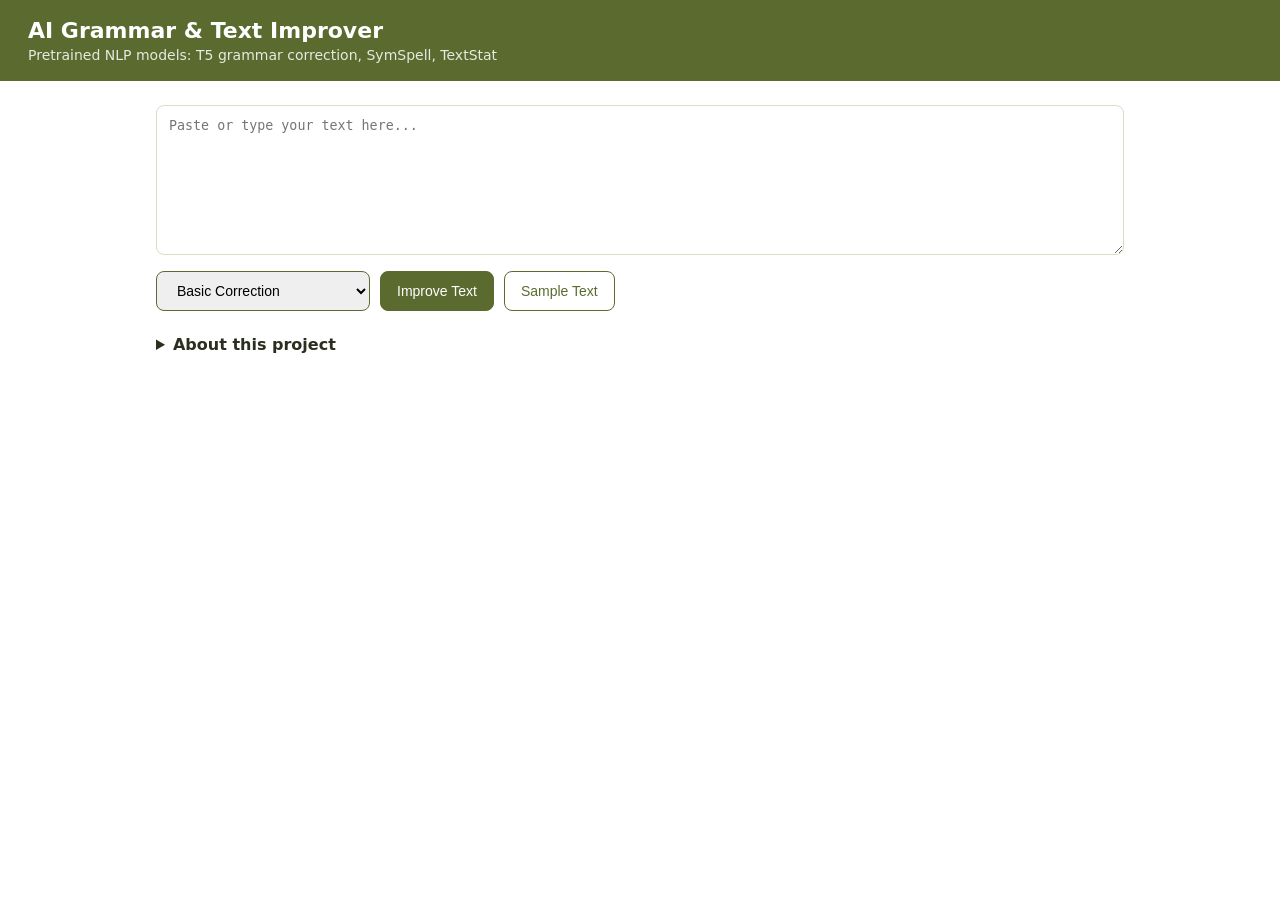
<file: templates/index.html>
<!DOCTYPE html>
<html lang="en"><head><meta charset="utf-8"><title>AI Grammar & Text Improver</title>
<meta name="viewport" content="width=device-width, initial-scale=1">
<style>
:root{--g:#5b6b2f;--gl:#eef1e3;--bd:#d9ddc8;--t:#2b2f1e}
*{box-sizing:border-box}body{margin:0;font-family:system-ui,sans-serif;background:#fff;color:var(--t)}
header{background:var(--g);color:#fff;padding:18px 28px}header h1{margin:0;font-size:22px}header p{margin:4px 0 0;opacity:.85;font-size:14px}
main{max-width:1000px;margin:24px auto;padding:0 16px}
textarea{width:100%;min-height:150px;padding:12px;border:1px solid var(--bd);border-radius:8px;font:15px/1.5 inherit;resize:vertical}
.row{display:flex;gap:10px;flex-wrap:wrap;margin:12px 0}
select,button{padding:10px 16px;border-radius:8px;border:1px solid var(--g);font-size:14px}
button{background:var(--g);color:#fff;cursor:pointer}button.alt{background:#fff;color:var(--g)}button:disabled{opacity:.6}
.card{border:1px solid var(--bd);border-radius:10px;padding:16px;margin:16px 0;background:#fff}.card h2{margin:0 0 10px;font-size:16px;color:var(--g)}
.stats{display:grid;grid-template-columns:repeat(auto-fit,minmax(130px,1fr));gap:10px}
.stat{background:var(--gl);border-radius:8px;padding:10px;text-align:center}.stat b{display:block;font-size:20px}.stat span{font-size:12px}
.cols{display:grid;grid-template-columns:1fr 1fr;gap:12px}@media(max-width:700px){.cols{grid-template-columns:1fr}}
.pane{background:#fafaf5;border:1px solid var(--bd);border-radius:8px;padding:12px;line-height:1.8}
del{background:#f8d7d7;text-decoration:line-through}ins{background:#d4ecc0;text-decoration:none}
table{width:100%;border-collapse:collapse;font-size:14px}th,td{border:1px solid var(--bd);padding:8px;text-align:left}th{background:var(--gl)}
.err{color:#a33;margin-top:8px}details{margin-top:24px}
</style></head><body>
<header><h1>AI Grammar & Text Improver</h1><p>Pretrained NLP models: T5 grammar correction, SymSpell, TextStat</p></header>
<main>
<textarea id="text" placeholder="Paste or type your text here..."></textarea>
<div class="row">
<select id="mode">
<option value="basic">Basic Correction</option><option value="professional">Professional</option>
<option value="academic">Academic</option><option value="formal">Formal</option>
<option value="simple">Simple English</option><option value="concise">Concise</option>
<option value="vocabulary">Vocabulary Enhancement</option></select>
<button id="go">Improve Text</button><button class="alt" id="sample">Sample Text</button>
</div>
<div id="err" class="err"></div><div id="out"></div>

<details><summary><b>About this project</b></summary>
<p><b>Problem:</b> Many people make grammar, spelling and clarity mistakes, and good tools are paid or need an internet API.</p>
<p><b>Objective:</b> A free, open-model writing assistant that corrects, explains and rewrites text.</p>
<p><b>AI technique:</b> Transformer seq2seq models (T5) for grammar correction and style rewriting; SymSpell edit-distance spell checking; NLTK sentence tokenization; TextStat readability.</p>
<p><b>Limitations:</b> Small models can miss errors or change meaning; first request is slow while models load; error types are heuristic labels; English only.</p>
</details>
</main>
<script>
const $=id=>document.getElementById(id);
const esc=s=>s.replace(/[&<>]/g,c=>({'&':'&amp;','<':'&lt;','>':'&gt;'}[c]));
$('sample').onclick=()=>$('text').value="i has went to the market yesterday and buyed some vegitables. Me and my friend was very happy becuase the prices is low. She dont like to waste time on a unnecessary things.";
let improved="";
$('go').onclick=async()=>{
  $('err').textContent="";$('out').innerHTML="";$('go').disabled=true;$('go').textContent="Working (first run loads models)...";
  try{
    const r=await fetch('/api/improve',{method:'POST',headers:{'Content-Type':'application/json'},body:JSON.stringify({text:$('text').value,mode:$('mode').value})});
    const d=await r.json(); if(!r.ok) throw new Error(d.error||'Request failed');
    improved=d.improved; render(d);
  }catch(e){$('err').textContent=e.message}
  $('go').disabled=false;$('go').textContent="Improve Text";
};
function render(d){
  const s=d.stats,L=[],R=[];
  d.diff.forEach(o=>{
    if(o.op==='equal'){L.push(esc(o.a));R.push(esc(o.b))}
    else{ if(o.a)L.push('<del>'+esc(o.a)+'</del>'); if(o.b)R.push('<ins>'+esc(o.b)+'</ins>') }
  });
  const stat=(k,v)=>`<div class="stat"><b>${v}</b><span>${k}</span></div>`;
  const rows=d.issues.map(i=>`<tr><td>${esc(i.incorrect)}</td><td>${esc(i.correct)}</td><td>${i.type}</td><td>${esc(i.explanation)}</td></tr>`).join('')||'<tr><td colspan=4>No grammar issues found.</td></tr>';
  const sp=d.spelling.map(x=>`<tr><td>${esc(x.wrong)}</td><td>${esc(x.suggestion)}</td></tr>`).join('')||'<tr><td colspan=2>No spelling errors found.</td></tr>';
  $('out').innerHTML=`
  <div class="card"><h2>Improved Text</h2><div class="pane">${esc(d.improved)}</div>
  <div class="row"><button id="dl">Download .txt</button><button class="alt" id="cp">Copy</button></div>
  ${d.alternatives.length?'<h2>Alternative versions</h2>'+d.alternatives.map(a=>`<div class="pane" style="margin-bottom:8px">${esc(a)}</div>`).join(''):''}</div>
  <div class="card"><h2>Writing Quality</h2><div class="stats">
  ${stat('Original words',s.original_words)}${stat('Corrected words',s.improved_words)}${stat('Characters',s.characters)}
  ${stat('Sentences',s.sentences)}${stat('Grammar errors',s.grammar_errors)}${stat('Spelling errors',s.spelling_errors)}
  ${stat('Readability (before)',s.readability_before)}${stat('Readability (after)',s.readability_after)}${stat('Improvement score',s.improvement_score+'/100')}</div></div>
  <div class="card"><h2>Before and After</h2><div class="cols"><div class="pane">${L.join(' ')}</div><div class="pane">${R.join(' ')}</div></div></div>
  <div class="card"><h2>Grammar Explanations</h2><table><tr><th>Incorrect</th><th>Corrected</th><th>Type</th><th>Why</th></tr>${rows}</table></div>
  <div class="card"><h2>Spelling Corrections</h2><table><tr><th>Misspelled</th><th>Suggestion</th></tr>${sp}</table></div>`;
  $('dl').onclick=()=>{const a=document.createElement('a');a.href=URL.createObjectURL(new Blob([improved],{type:'text/plain'}));a.download='improved_text.txt';a.click()};
  $('cp').onclick=()=>navigator.clipboard.writeText(improved);
}
</script></body></html>
</file>
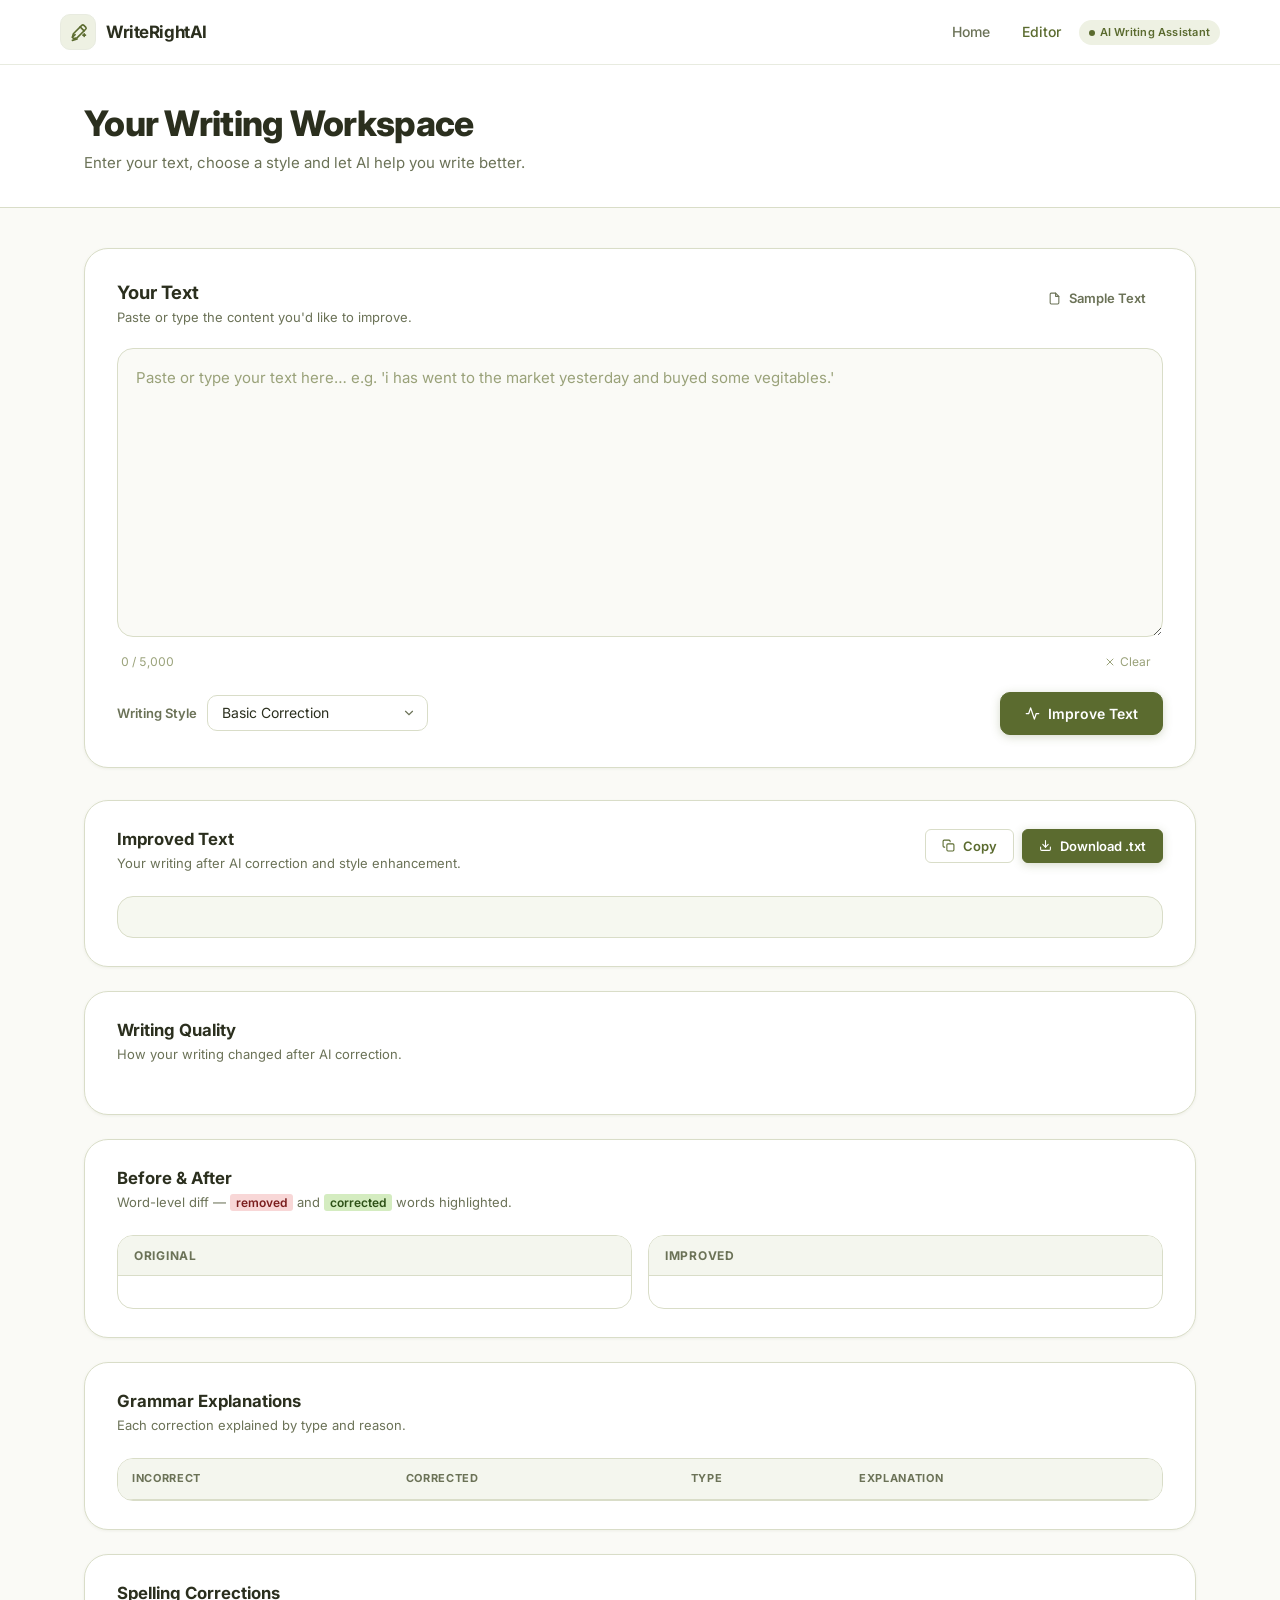
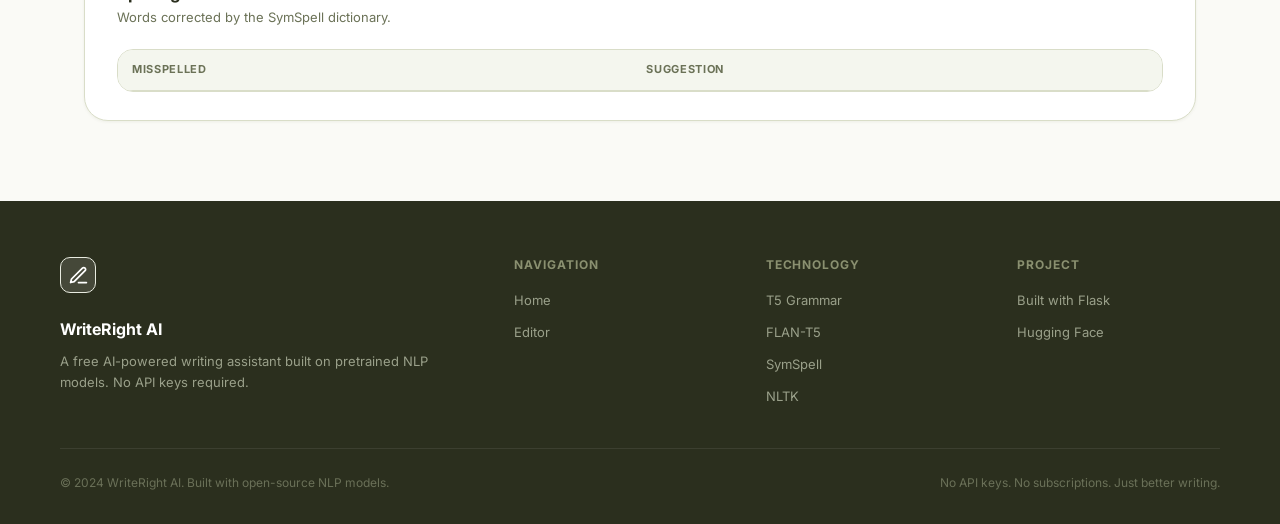
<file: templates/corrector.html>
<!DOCTYPE html>
<html lang="en">
<head>
  <meta charset="utf-8">
  <title>WriteRight AI — Your Writing Workspace</title>
  <meta name="viewport" content="width=device-width, initial-scale=1">
  <meta name="description" content="WriteRight AI writing workspace. Enter your text, choose a style and let AI grammar correction improve your writing instantly.">
  <link rel="stylesheet" href="/static/css/style.css">
  <link rel="stylesheet" href="/static/css/corrector.css">
</head>
<body class="corrector-page">

<!-- ============ NAVBAR ============ -->
<nav class="navbar" role="navigation" aria-label="Main navigation">
  <div class="navbar-inner">
    <a href="/" class="navbar-brand" aria-label="WriteRightAI home">
      <span class="brand-mark" aria-hidden="true">
        <svg viewBox="0 0 24 24" fill="none" stroke="currentColor" stroke-width="1.8" stroke-linecap="round" stroke-linejoin="round">
          <path d="m5 17.5 1.1-4.1L15.7 3.8a1.8 1.8 0 0 1 2.5 0l2 2a1.8 1.8 0 0 1 0 2.5l-9.6 9.6L6.5 19l-1.5-1.5Z"/>
          <path d="m13.9 5.6 4.5 4.5M5 17.5l3.1-3.1"/>
          <path d="m5 21 5.5-1.5"/>
          <path d="M18.5 13.5v3M17 15h3"/>
        </svg>
      </span>
      <span class="brand-wordmark">WriteRightAI</span>
    </a>
    <button class="nav-hamburger" id="hamburger" aria-label="Toggle navigation" aria-expanded="false">
      <span></span><span></span><span></span>
    </button>
    <ul class="nav-links" id="nav-links" role="list">
      <li><a href="/">Home</a></li>
      <li><a href="/corrector" class="active">Editor</a></li>
      <li>
        <span class="nav-badge" aria-label="AI Writing Assistant — active">AI Writing Assistant</span>
      </li>
    </ul>
  </div>
</nav>

<!-- ============ WORKSPACE HEADER ============ -->
<div class="workspace-header">
  <div class="container">
    <h1 class="workspace-title">Your Writing Workspace</h1>
    <p class="workspace-sub">Enter your text, choose a style and let AI help you write better.</p>
  </div>
</div>

<!-- ============ MAIN WORKSPACE ============ -->
<main class="workspace-main" id="main-content">
  <div class="container">

    <!-- Editor Panel -->
    <section class="editor-panel" aria-label="Text editor">
      <div class="editor-panel-header">
        <div>
          <h2 class="panel-title">Your Text</h2>
          <p class="panel-sub">Paste or type the content you'd like to improve.</p>
        </div>
        <button class="btn btn-ghost btn-sm" id="sample-btn" type="button">
          <svg width="13" height="13" viewBox="0 0 24 24" fill="none" stroke="currentColor" stroke-width="2" stroke-linecap="round" stroke-linejoin="round" aria-hidden="true"><path d="M14 2H6a2 2 0 00-2 2v16a2 2 0 002 2h12a2 2 0 002-2V8z"/><polyline points="14 2 14 8 20 8"/></svg>
          Sample Text
        </button>
      </div>

      <div class="textarea-wrap">
        <textarea
          id="text-input"
          placeholder="Paste or type your text here… e.g. 'i has went to the market yesterday and buyed some vegitables.'"
          aria-label="Text to improve"
          maxlength="5000"
          rows="10"
          spellcheck="false"
        ></textarea>
        <div class="textarea-footer">
          <span class="char-counter" id="char-counter" aria-live="polite">0 / 5,000</span>
          <button class="clear-btn" id="clear-btn" type="button" aria-label="Clear text">
            <svg width="12" height="12" viewBox="0 0 24 24" fill="none" stroke="currentColor" stroke-width="2" stroke-linecap="round"><line x1="18" y1="6" x2="6" y2="18"/><line x1="6" y1="6" x2="18" y2="18"/></svg>
            Clear
          </button>
        </div>
      </div>

      <div class="editor-controls">
        <div class="mode-group">
          <label class="mode-label" for="mode-select">Writing Style</label>
          <div class="select-wrap">
            <select id="mode-select" aria-label="Select writing style">
              <option value="basic">Basic Correction</option>
              <option value="professional">Professional</option>
              <option value="academic">Academic</option>
              <option value="formal">Formal</option>
              <option value="simple">Simple English</option>
              <option value="concise">Concise</option>
              <option value="vocabulary">Vocabulary Enhancement</option>
            </select>
            <svg class="select-arrow" width="14" height="14" viewBox="0 0 24 24" fill="none" stroke="currentColor" stroke-width="2" stroke-linecap="round" aria-hidden="true"><polyline points="6 9 12 15 18 9"/></svg>
          </div>
        </div>
        <button class="btn btn-primary" id="improve-btn" type="button">
          <svg width="15" height="15" viewBox="0 0 24 24" fill="none" stroke="currentColor" stroke-width="2" stroke-linecap="round" stroke-linejoin="round" aria-hidden="true"><polyline points="22 12 18 12 15 21 9 3 6 12 2 12"/></svg>
          Improve Text
        </button>
      </div>

      <!-- Error message -->
      <div class="error-msg" id="error-msg" role="alert" aria-live="assertive"></div>

      <!-- Loading state -->
      <div class="loading-state" id="loading-state" hidden aria-live="polite" aria-label="Processing">
        <div class="loading-spinner" aria-hidden="true">
          <svg viewBox="0 0 24 24" width="28" height="28"><circle cx="12" cy="12" r="10" stroke="var(--primary)" stroke-width="2" fill="none" stroke-dasharray="50" stroke-dashoffset="20" stroke-linecap="round"><animateTransform attributeName="transform" type="rotate" from="0 12 12" to="360 12 12" dur="1s" repeatCount="indefinite"/></circle></svg>
        </div>
        <p class="loading-text" id="loading-text">Analyzing your writing…</p>
        <p class="loading-note">The first request may take a minute while pretrained models load into memory.</p>
      </div>
    </section>

    <!-- Results Section (hidden until results arrive) -->
    <section class="results-section" id="results-section" hidden aria-label="Results">

      <!-- Improved Text -->
      <div class="result-block" id="block-improved">
        <div class="result-block-header">
          <div>
            <h2 class="result-block-title">Improved Text</h2>
            <p class="result-block-sub">Your writing after AI correction and style enhancement.</p>
          </div>
          <div class="result-actions">
            <button class="btn btn-outline btn-sm" id="copy-btn" type="button">
              <svg width="13" height="13" viewBox="0 0 24 24" fill="none" stroke="currentColor" stroke-width="2" stroke-linecap="round"><rect x="9" y="9" width="13" height="13" rx="2"/><path d="M5 15H4a2 2 0 01-2-2V4a2 2 0 012-2h9a2 2 0 012 2v1"/></svg>
              Copy
            </button>
            <button class="btn btn-primary btn-sm" id="download-btn" type="button">
              <svg width="13" height="13" viewBox="0 0 24 24" fill="none" stroke="currentColor" stroke-width="2" stroke-linecap="round"><path d="M21 15v4a2 2 0 01-2 2H5a2 2 0 01-2-2v-4"/><polyline points="7 10 12 15 17 10"/><line x1="12" y1="15" x2="12" y2="3"/></svg>
              Download .txt
            </button>
          </div>
        </div>
        <div class="result-text-box" id="improved-output"></div>

        <!-- Alternatives -->
        <div class="alternatives-block" id="alternatives-block" hidden>
          <h3 class="alt-title">Alternative Versions</h3>
          <div class="alternatives-list" id="alternatives-list"></div>
        </div>
      </div>

      <!-- Writing Quality Stats -->
      <div class="result-block" id="block-stats">
        <div class="result-block-header">
          <div>
            <h2 class="result-block-title">Writing Quality</h2>
            <p class="result-block-sub">How your writing changed after AI correction.</p>
          </div>
        </div>
        <div class="stats-grid" id="stats-grid"></div>
      </div>

      <!-- Before & After -->
      <div class="result-block" id="block-diff">
        <div class="result-block-header">
          <div>
            <h2 class="result-block-title">Before &amp; After</h2>
            <p class="result-block-sub">Word-level diff — <span class="diff-legend-del">removed</span> and <span class="diff-legend-ins">corrected</span> words highlighted.</p>
          </div>
        </div>
        <div class="diff-cols">
          <div class="diff-pane">
            <div class="diff-pane-label">Original</div>
            <div class="diff-content" id="diff-original"></div>
          </div>
          <div class="diff-pane">
            <div class="diff-pane-label">Improved</div>
            <div class="diff-content" id="diff-improved"></div>
          </div>
        </div>
      </div>

      <!-- Grammar Explanations -->
      <div class="result-block" id="block-grammar">
        <div class="result-block-header">
          <div>
            <h2 class="result-block-title">Grammar Explanations</h2>
            <p class="result-block-sub">Each correction explained by type and reason.</p>
          </div>
        </div>
        <div class="table-wrap">
          <table class="result-table" id="grammar-table" aria-label="Grammar corrections">
            <thead>
              <tr>
                <th>Incorrect</th>
                <th>Corrected</th>
                <th>Type</th>
                <th>Explanation</th>
              </tr>
            </thead>
            <tbody id="grammar-tbody"></tbody>
          </table>
        </div>
      </div>

      <!-- Spelling Corrections -->
      <div class="result-block" id="block-spelling">
        <div class="result-block-header">
          <div>
            <h2 class="result-block-title">Spelling Corrections</h2>
            <p class="result-block-sub">Words corrected by the SymSpell dictionary.</p>
          </div>
        </div>
        <div class="table-wrap">
          <table class="result-table" id="spelling-table" aria-label="Spelling corrections">
            <thead>
              <tr>
                <th>Misspelled</th>
                <th>Suggestion</th>
              </tr>
            </thead>
            <tbody id="spelling-tbody"></tbody>
          </table>
        </div>
      </div>

    </section>

  </div>
</main>

<!-- ============ FOOTER ============ -->
<footer class="footer" role="contentinfo">
  <div class="footer-inner">
    <div class="footer-brand">
      <div class="navbar-brand" style="margin-bottom:12px;">
        <span class="brand-mark">
          <svg viewBox="0 0 24 24" width="18" height="18" fill="none" stroke="#fff" stroke-width="2" stroke-linecap="round" stroke-linejoin="round"><path d="M12 20h9"/><path d="M16.5 3.5a2.121 2.121 0 013 3L7 19l-4 1 1-4L16.5 3.5z"/></svg>
        </span>
      </div>
      <div class="brand-name">WriteRight AI</div>
      <p>A free AI-powered writing assistant built on pretrained NLP models. No API keys required.</p>
    </div>
    <div>
      <h4>Navigation</h4>
      <ul>
        <li><a href="/">Home</a></li>
        <li><a href="/corrector">Editor</a></li>
      </ul>
    </div>
    <div>
      <h4>Technology</h4>
      <ul>
        <li><a href="https://huggingface.co/vennify/t5-base-grammar-correction" target="_blank" rel="noopener">T5 Grammar</a></li>
        <li><a href="https://huggingface.co/google/flan-t5-base" target="_blank" rel="noopener">FLAN-T5</a></li>
        <li><a href="https://github.com/wolfgarbe/SymSpell" target="_blank" rel="noopener">SymSpell</a></li>
        <li><a href="https://www.nltk.org/" target="_blank" rel="noopener">NLTK</a></li>
      </ul>
    </div>
    <div>
      <h4>Project</h4>
      <ul>
        <li><a href="https://flask.palletsprojects.com/" target="_blank" rel="noopener">Built with Flask</a></li>
        <li><a href="https://huggingface.co/" target="_blank" rel="noopener">Hugging Face</a></li>
      </ul>
    </div>
  </div>
  <div class="footer-bottom">
    <span>© 2024 WriteRight AI. Built with open-source NLP models.</span>
    <span>No API keys. No subscriptions. Just better writing.</span>
  </div>
</footer>

<script src="/static/js/corrector.js"></script>
</body>
</html>
</file>
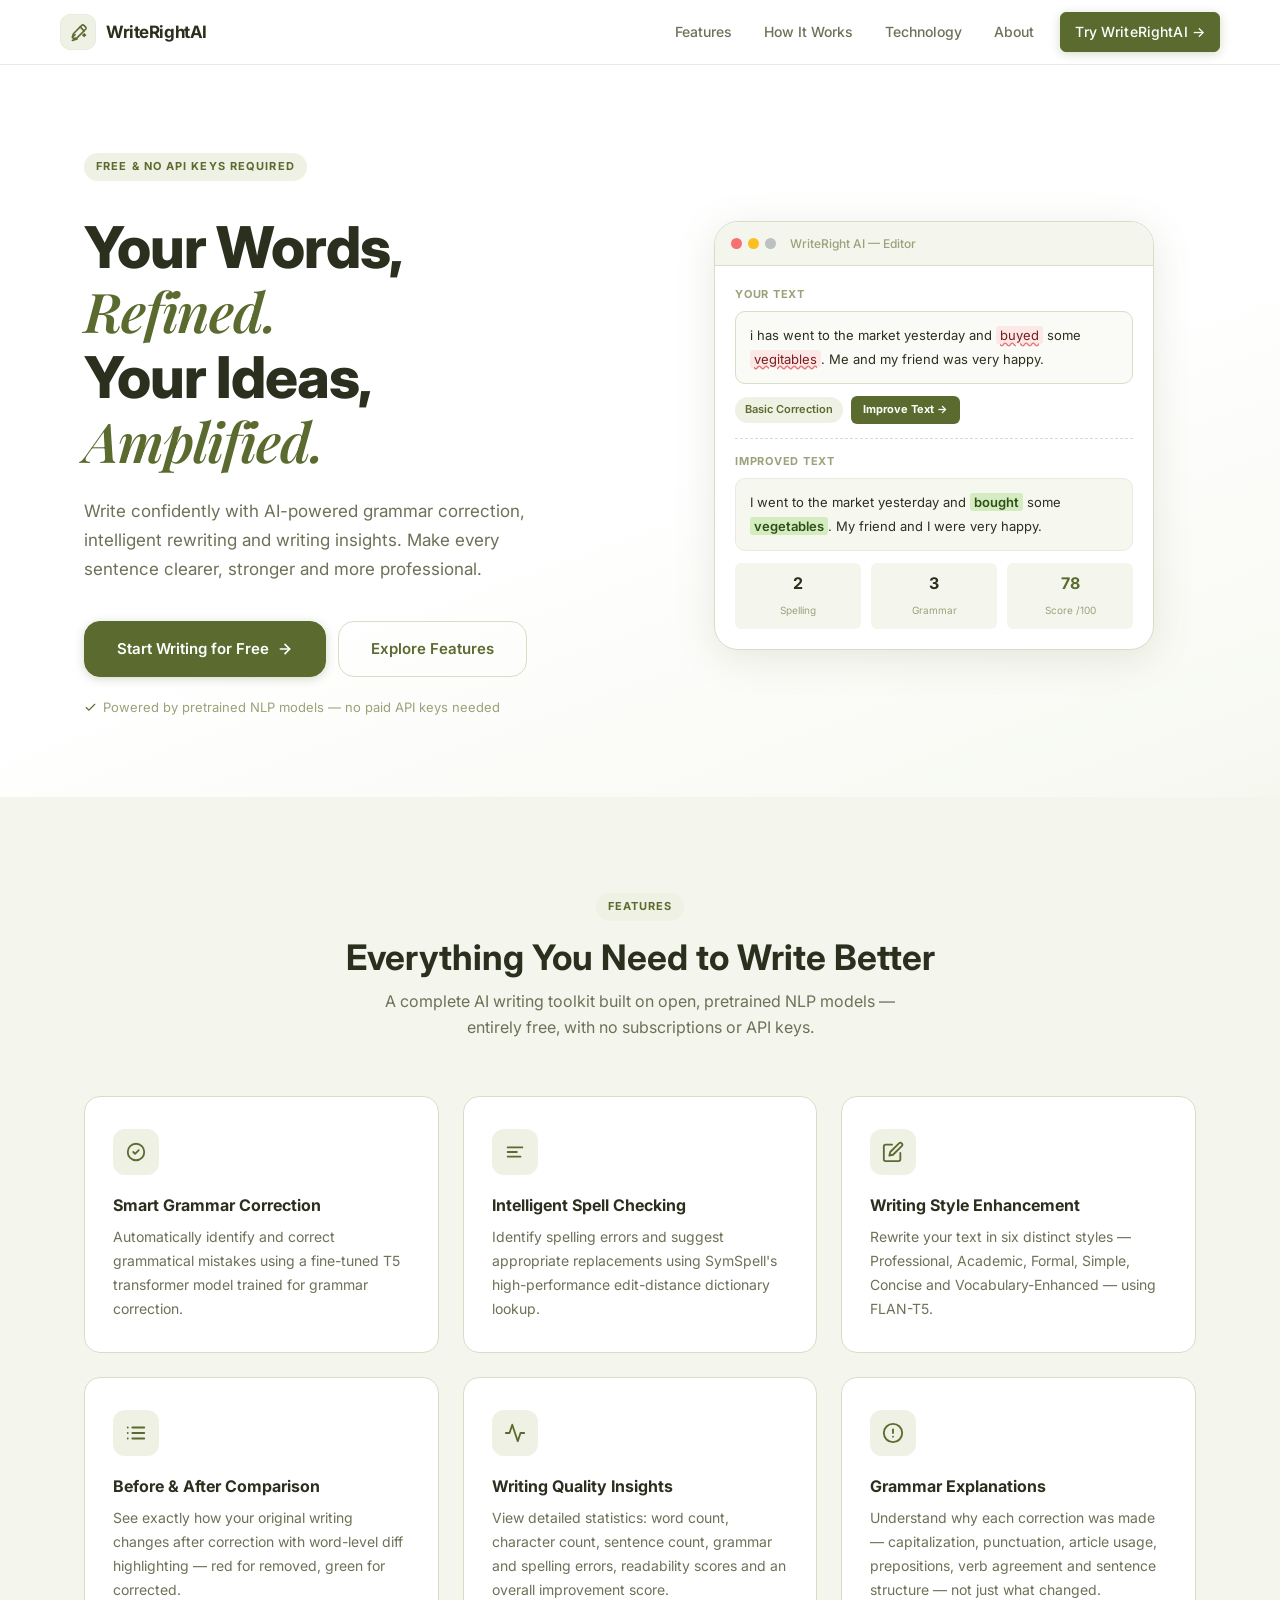
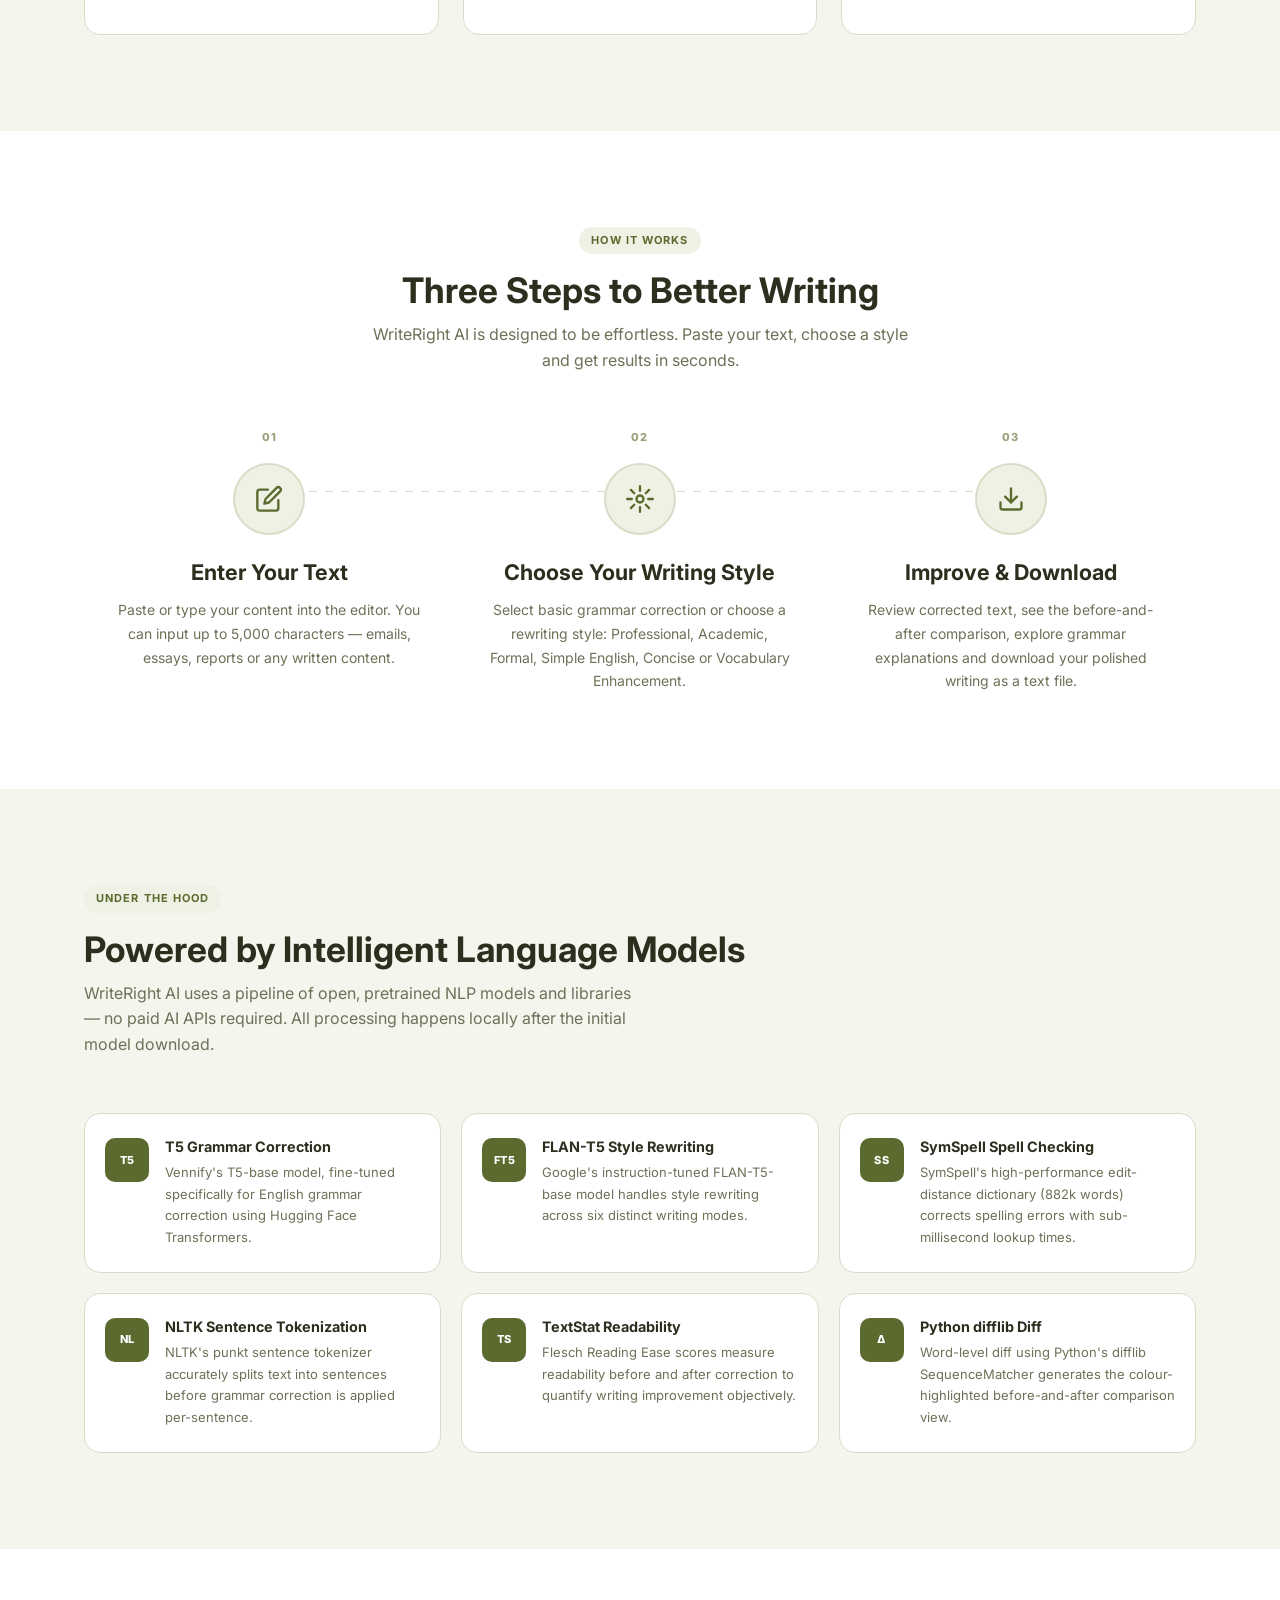
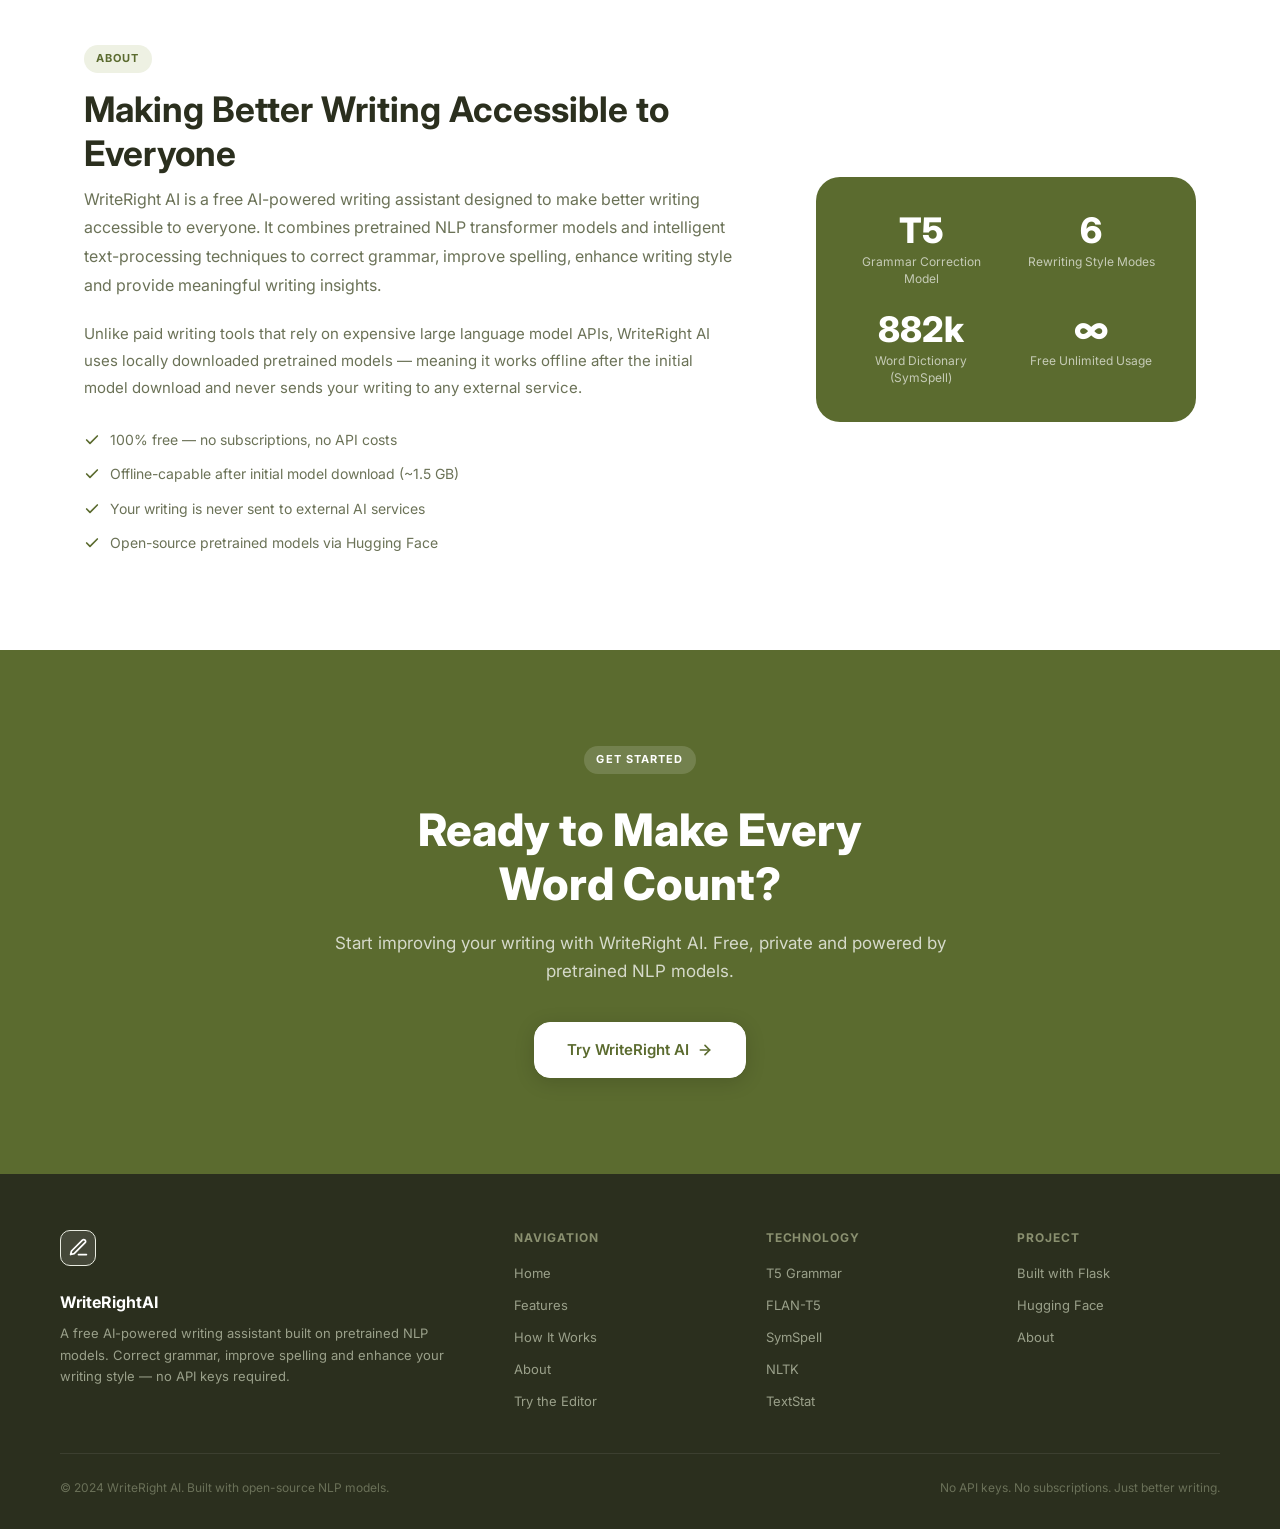
<file: templates/landing.html>
<!DOCTYPE html>
<html lang="en">
<head>
  <meta charset="utf-8">
  <title>WriteRight AI — Your Words, Refined</title>
  <meta name="viewport" content="width=device-width, initial-scale=1">
  <meta name="description" content="WriteRight AI is a free, offline-capable AI writing assistant powered by T5 grammar correction, SymSpell and NLTK. Correct grammar, improve spelling and enhance your writing style.">
  <link rel="stylesheet" href="/static/css/style.css">
  <link rel="stylesheet" href="/static/css/landing.css">
</head>
<body>

<!-- ============ NAVBAR ============ -->
<nav class="navbar" role="navigation" aria-label="Main navigation">
  <div class="navbar-inner">
    <a href="/" class="navbar-brand" aria-label="WriteRightAI home">
      <span class="brand-mark" aria-hidden="true">
        <svg viewBox="0 0 24 24" fill="none" stroke="currentColor" stroke-width="1.8" stroke-linecap="round" stroke-linejoin="round">
          <path d="m5 17.5 1.1-4.1L15.7 3.8a1.8 1.8 0 0 1 2.5 0l2 2a1.8 1.8 0 0 1 0 2.5l-9.6 9.6L6.5 19l-1.5-1.5Z"/>
          <path d="m13.9 5.6 4.5 4.5M5 17.5l3.1-3.1"/>
          <path d="m5 21 5.5-1.5"/>
          <path d="M18.5 13.5v3M17 15h3"/>
        </svg>
      </span>
      <span class="brand-wordmark">WriteRightAI</span>
    </a>
    <button class="nav-hamburger" id="hamburger" aria-label="Toggle navigation" aria-expanded="false">
      <span></span><span></span><span></span>
    </button>
    <ul class="nav-links" id="nav-links" role="list">
      <li><a href="#features">Features</a></li>
      <li><a href="#how-it-works">How It Works</a></li>
      <li><a href="#technology">Technology</a></li>
      <li><a href="#about">About</a></li>
      <li class="nav-cta">
        <a href="/corrector" class="btn btn-primary nav-cta-btn" id="nav-try-btn">Try WriteRightAI →</a>
      </li>
    </ul>
  </div>
</nav>

<!-- ============ HERO ============ -->
<section class="hero" aria-labelledby="hero-heading">
  <div class="container">
    <div class="hero-layout">
      <div class="hero-text">
        <div class="hero-eyebrow">
          <span class="section-tag">Free &amp; No API Keys Required</span>
        </div>
        <h1 id="hero-heading" class="hero-heading">
          Your Words,<br>
          <em class="serif hero-italic">Refined.</em><br>
          Your Ideas,<br>
          <em class="serif hero-italic">Amplified.</em>
        </h1>
        <p class="hero-sub">
          Write confidently with AI-powered grammar correction, intelligent rewriting and writing insights. Make every sentence clearer, stronger and more professional.
        </p>
        <div class="hero-actions">
          <a href="/corrector" class="btn btn-primary btn-lg" id="hero-cta-primary">
            Start Writing for Free
            <svg width="16" height="16" viewBox="0 0 24 24" fill="none" stroke="currentColor" stroke-width="2.5" stroke-linecap="round" stroke-linejoin="round" aria-hidden="true"><line x1="5" y1="12" x2="19" y2="12"/><polyline points="12 5 19 12 12 19"/></svg>
          </a>
          <a href="#features" class="btn btn-outline btn-lg" id="hero-cta-secondary">Explore Features</a>
        </div>
        <p class="hero-note">
          <svg width="13" height="13" viewBox="0 0 24 24" fill="none" stroke="currentColor" stroke-width="2" stroke-linecap="round" aria-hidden="true"><polyline points="20 6 9 17 4 12"/></svg>
          Powered by pretrained NLP models — no paid API keys needed
        </p>
      </div>

      <!-- Product Preview -->
      <div class="hero-preview" aria-label="Product preview" role="img">
        <div class="preview-card">
          <div class="preview-header">
            <span class="preview-dot" style="background:#f87171"></span>
            <span class="preview-dot" style="background:#fbbf24"></span>
            <span class="preview-dot" style="background:#6b7280; opacity:.4"></span>
            <span class="preview-title">WriteRight AI — Editor</span>
          </div>
          <div class="preview-body">
            <div class="preview-label">Your Text</div>
            <div class="preview-input">
              i has went to the market yesterday and <mark class="preview-err">buyed</mark> some <mark class="preview-err">vegitables</mark>. Me and my friend was very happy.
            </div>
            <div class="preview-mode-row">
              <span class="preview-badge">Basic Correction</span>
              <span class="preview-btn">Improve Text →</span>
            </div>
            <div class="preview-divider"></div>
            <div class="preview-label">Improved Text</div>
            <div class="preview-output">
              I went to the market yesterday and <mark class="preview-fix">bought</mark> some <mark class="preview-fix">vegetables</mark>. My friend and I were very happy.
            </div>
            <div class="preview-stats-row">
              <div class="preview-stat"><strong>2</strong><span>Spelling</span></div>
              <div class="preview-stat"><strong>3</strong><span>Grammar</span></div>
              <div class="preview-stat preview-stat-score"><strong>78</strong><span>Score /100</span></div>
            </div>
          </div>
        </div>
      </div>
    </div>
  </div>
</section>

<!-- ============ FEATURES ============ -->
<section class="section bg-section" id="features" aria-labelledby="features-heading">
  <div class="container">
    <div class="section-header center">
      <span class="section-tag">Features</span>
      <h2 class="section-title" id="features-heading">Everything You Need to Write Better</h2>
      <p class="section-sub">A complete AI writing toolkit built on open, pretrained NLP models — entirely free, with no subscriptions or API keys.</p>
    </div>
    <div class="features-grid">

      <div class="feature-card">
        <div class="feature-icon" aria-hidden="true">
          <svg viewBox="0 0 24 24"><path d="M9 12l2 2 4-4"/><path d="M21 12c0 4.97-4.03 9-9 9S3 16.97 3 12 7.03 3 12 3s9 4.03 9 9z"/></svg>
        </div>
        <h3>Smart Grammar Correction</h3>
        <p>Automatically identify and correct grammatical mistakes using a fine-tuned T5 transformer model trained for grammar correction.</p>
      </div>

      <div class="feature-card">
        <div class="feature-icon" aria-hidden="true">
          <svg viewBox="0 0 24 24"><path d="M4 7h16M4 12h10M4 17h14"/></svg>
        </div>
        <h3>Intelligent Spell Checking</h3>
        <p>Identify spelling errors and suggest appropriate replacements using SymSpell's high-performance edit-distance dictionary lookup.</p>
      </div>

      <div class="feature-card">
        <div class="feature-icon" aria-hidden="true">
          <svg viewBox="0 0 24 24"><path d="M11 4H4a2 2 0 00-2 2v14a2 2 0 002 2h14a2 2 0 002-2v-7"/><path d="M18.5 2.5a2.121 2.121 0 013 3L12 15l-4 1 1-4 9.5-9.5z"/></svg>
        </div>
        <h3>Writing Style Enhancement</h3>
        <p>Rewrite your text in six distinct styles — Professional, Academic, Formal, Simple, Concise and Vocabulary-Enhanced — using FLAN-T5.</p>
      </div>

      <div class="feature-card">
        <div class="feature-icon" aria-hidden="true">
          <svg viewBox="0 0 24 24"><path d="M8 6h13M8 12h13M8 18h13M3 6h.01M3 12h.01M3 18h.01"/></svg>
        </div>
        <h3>Before &amp; After Comparison</h3>
        <p>See exactly how your original writing changes after correction with word-level diff highlighting — red for removed, green for corrected.</p>
      </div>

      <div class="feature-card">
        <div class="feature-icon" aria-hidden="true">
          <svg viewBox="0 0 24 24"><polyline points="22 12 18 12 15 21 9 3 6 12 2 12"/></svg>
        </div>
        <h3>Writing Quality Insights</h3>
        <p>View detailed statistics: word count, character count, sentence count, grammar and spelling errors, readability scores and an overall improvement score.</p>
      </div>

      <div class="feature-card">
        <div class="feature-icon" aria-hidden="true">
          <svg viewBox="0 0 24 24"><circle cx="12" cy="12" r="10"/><line x1="12" y1="8" x2="12" y2="12"/><line x1="12" y1="16" x2="12.01" y2="16"/></svg>
        </div>
        <h3>Grammar Explanations</h3>
        <p>Understand why each correction was made — capitalization, punctuation, article usage, prepositions, verb agreement and sentence structure — not just what changed.</p>
      </div>

    </div>
  </div>
</section>

<!-- ============ HOW IT WORKS ============ -->
<section class="section" id="how-it-works" aria-labelledby="how-heading">
  <div class="container">
    <div class="section-header center">
      <span class="section-tag">How It Works</span>
      <h2 class="section-title" id="how-heading">Three Steps to Better Writing</h2>
      <p class="section-sub">WriteRight AI is designed to be effortless. Paste your text, choose a style and get results in seconds.</p>
    </div>
    <div class="steps-layout">
      <div class="step-connector" aria-hidden="true"></div>
      <div class="step">
        <div class="step-number" aria-hidden="true">01</div>
        <div class="step-icon" aria-hidden="true">
          <svg viewBox="0 0 24 24"><path d="M11 4H4a2 2 0 00-2 2v14a2 2 0 002 2h14a2 2 0 002-2v-7"/><path d="M18.5 2.5a2.121 2.121 0 013 3L12 15l-4 1 1-4z"/></svg>
        </div>
        <h3>Enter Your Text</h3>
        <p>Paste or type your content into the editor. You can input up to 5,000 characters — emails, essays, reports or any written content.</p>
      </div>
      <div class="step">
        <div class="step-number" aria-hidden="true">02</div>
        <div class="step-icon" aria-hidden="true">
          <svg viewBox="0 0 24 24"><circle cx="12" cy="12" r="3"/><path d="M12 1v4M12 19v4M4.22 4.22l2.83 2.83M16.95 16.95l2.83 2.83M1 12h4M19 12h4M4.22 19.78l2.83-2.83M16.95 7.05l2.83-2.83"/></svg>
        </div>
        <h3>Choose Your Writing Style</h3>
        <p>Select basic grammar correction or choose a rewriting style: Professional, Academic, Formal, Simple English, Concise or Vocabulary Enhancement.</p>
      </div>
      <div class="step">
        <div class="step-number" aria-hidden="true">03</div>
        <div class="step-icon" aria-hidden="true">
          <svg viewBox="0 0 24 24"><path d="M21 15v4a2 2 0 01-2 2H5a2 2 0 01-2-2v-4"/><polyline points="7 10 12 15 17 10"/><line x1="12" y1="15" x2="12" y2="3"/></svg>
        </div>
        <h3>Improve &amp; Download</h3>
        <p>Review corrected text, see the before-and-after comparison, explore grammar explanations and download your polished writing as a text file.</p>
      </div>
    </div>
  </div>
</section>

<!-- ============ TECHNOLOGY ============ -->
<section class="section bg-section" id="technology" aria-labelledby="tech-heading">
  <div class="container">
    <div class="section-header">
      <span class="section-tag">Under the Hood</span>
      <h2 class="section-title" id="tech-heading">Powered by Intelligent Language Models</h2>
      <p class="section-sub">WriteRight AI uses a pipeline of open, pretrained NLP models and libraries — no paid AI APIs required. All processing happens locally after the initial model download.</p>
    </div>
    <div class="tech-grid">
      <div class="tech-card">
        <div class="tech-logo" aria-hidden="true">T5</div>
        <div class="tech-info">
          <h3>T5 Grammar Correction</h3>
          <p>Vennify's T5-base model, fine-tuned specifically for English grammar correction using Hugging Face Transformers.</p>
        </div>
      </div>
      <div class="tech-card">
        <div class="tech-logo" aria-hidden="true">FT5</div>
        <div class="tech-info">
          <h3>FLAN-T5 Style Rewriting</h3>
          <p>Google's instruction-tuned FLAN-T5-base model handles style rewriting across six distinct writing modes.</p>
        </div>
      </div>
      <div class="tech-card">
        <div class="tech-logo" aria-hidden="true">SS</div>
        <div class="tech-info">
          <h3>SymSpell Spell Checking</h3>
          <p>SymSpell's high-performance edit-distance dictionary (882k words) corrects spelling errors with sub-millisecond lookup times.</p>
        </div>
      </div>
      <div class="tech-card">
        <div class="tech-logo" aria-hidden="true">NL</div>
        <div class="tech-info">
          <h3>NLTK Sentence Tokenization</h3>
          <p>NLTK's punkt sentence tokenizer accurately splits text into sentences before grammar correction is applied per-sentence.</p>
        </div>
      </div>
      <div class="tech-card">
        <div class="tech-logo" aria-hidden="true">TS</div>
        <div class="tech-info">
          <h3>TextStat Readability</h3>
          <p>Flesch Reading Ease scores measure readability before and after correction to quantify writing improvement objectively.</p>
        </div>
      </div>
      <div class="tech-card">
        <div class="tech-logo" aria-hidden="true">Δ</div>
        <div class="tech-info">
          <h3>Python difflib Diff</h3>
          <p>Word-level diff using Python's difflib SequenceMatcher generates the colour-highlighted before-and-after comparison view.</p>
        </div>
      </div>
    </div>
  </div>
</section>

<!-- ============ ABOUT ============ -->
<section class="section" id="about" aria-labelledby="about-heading">
  <div class="container">
    <div class="about-layout">
      <div class="about-text">
        <span class="section-tag">About</span>
        <h2 class="section-title" id="about-heading">Making Better Writing Accessible to Everyone</h2>
        <p style="font-size:16px; line-height:1.8; margin-bottom:20px;">
          WriteRight AI is a free AI-powered writing assistant designed to make better writing accessible to everyone. It combines pretrained NLP transformer models and intelligent text-processing techniques to correct grammar, improve spelling, enhance writing style and provide meaningful writing insights.
        </p>
        <p style="font-size:15px; line-height:1.8; margin-bottom:28px;">
          Unlike paid writing tools that rely on expensive large language model APIs, WriteRight AI uses locally downloaded pretrained models — meaning it works offline after the initial model download and never sends your writing to any external service.
        </p>
        <div class="about-points">
          <div class="about-point">
            <svg viewBox="0 0 24 24" width="16" height="16"><polyline points="20 6 9 17 4 12"/></svg>
            <span>100% free — no subscriptions, no API costs</span>
          </div>
          <div class="about-point">
            <svg viewBox="0 0 24 24" width="16" height="16"><polyline points="20 6 9 17 4 12"/></svg>
            <span>Offline-capable after initial model download (~1.5 GB)</span>
          </div>
          <div class="about-point">
            <svg viewBox="0 0 24 24" width="16" height="16"><polyline points="20 6 9 17 4 12"/></svg>
            <span>Your writing is never sent to external AI services</span>
          </div>
          <div class="about-point">
            <svg viewBox="0 0 24 24" width="16" height="16"><polyline points="20 6 9 17 4 12"/></svg>
            <span>Open-source pretrained models via Hugging Face</span>
          </div>
        </div>
      </div>
      <div class="about-visual" aria-hidden="true">
        <div class="about-card">
          <div class="about-card-item">
            <span class="about-card-num">T5</span>
            <span>Grammar Correction Model</span>
          </div>
          <div class="about-card-item">
            <span class="about-card-num">6</span>
            <span>Rewriting Style Modes</span>
          </div>
          <div class="about-card-item">
            <span class="about-card-num">882k</span>
            <span>Word Dictionary (SymSpell)</span>
          </div>
          <div class="about-card-item">
            <span class="about-card-num">∞</span>
            <span>Free Unlimited Usage</span>
          </div>
        </div>
      </div>
    </div>
  </div>
</section>

<!-- ============ FINAL CTA ============ -->
<section class="cta-section" aria-labelledby="cta-heading">
  <div class="container">
    <div class="cta-inner">
      <span class="section-tag" style="background:rgba(255,255,255,.15);color:#fff;">Get Started</span>
      <h2 id="cta-heading" class="cta-heading">Ready to Make Every<br>Word Count?</h2>
      <p class="cta-sub">Start improving your writing with WriteRight AI. Free, private and powered by pretrained NLP models.</p>
      <a href="/corrector" class="btn btn-lg" style="background:#fff;color:var(--primary);border-color:#fff;box-shadow:0 4px 20px rgba(0,0,0,.15);" id="cta-main-btn">
        Try WriteRight AI
        <svg width="16" height="16" viewBox="0 0 24 24" fill="none" stroke="currentColor" stroke-width="2.5" stroke-linecap="round" stroke-linejoin="round" aria-hidden="true"><line x1="5" y1="12" x2="19" y2="12"/><polyline points="12 5 19 12 12 19"/></svg>
      </a>
    </div>
  </div>
</section>

<!-- ============ FOOTER ============ -->
<footer class="footer" role="contentinfo">
  <div class="footer-inner">
    <div class="footer-brand">
      <div class="navbar-brand" style="margin-bottom:12px;">
        <span class="brand-mark">
          <svg viewBox="0 0 24 24" width="18" height="18" fill="none" stroke="#fff" stroke-width="2" stroke-linecap="round" stroke-linejoin="round"><path d="M12 20h9"/><path d="M16.5 3.5a2.121 2.121 0 013 3L7 19l-4 1 1-4L16.5 3.5z"/></svg>
        </span>
      </div>
      <div class="brand-name">WriteRightAI</div>
      <p>A free AI-powered writing assistant built on pretrained NLP models. Correct grammar, improve spelling and enhance your writing style — no API keys required.</p>
    </div>
    <div>
      <h4>Navigation</h4>
      <ul>
        <li><a href="/">Home</a></li>
        <li><a href="#features">Features</a></li>
        <li><a href="#how-it-works">How It Works</a></li>
        <li><a href="#about">About</a></li>
        <li><a href="/corrector">Try the Editor</a></li>
      </ul>
    </div>
    <div>
      <h4>Technology</h4>
      <ul>
        <li><a href="https://huggingface.co/vennify/t5-base-grammar-correction" target="_blank" rel="noopener">T5 Grammar</a></li>
        <li><a href="https://huggingface.co/google/flan-t5-base" target="_blank" rel="noopener">FLAN-T5</a></li>
        <li><a href="https://github.com/wolfgarbe/SymSpell" target="_blank" rel="noopener">SymSpell</a></li>
        <li><a href="https://www.nltk.org/" target="_blank" rel="noopener">NLTK</a></li>
        <li><a href="https://pypi.org/project/textstat/" target="_blank" rel="noopener">TextStat</a></li>
      </ul>
    </div>
    <div>
      <h4>Project</h4>
      <ul>
        <li><a href="https://flask.palletsprojects.com/" target="_blank" rel="noopener">Built with Flask</a></li>
        <li><a href="https://huggingface.co/" target="_blank" rel="noopener">Hugging Face</a></li>
        <li><a href="#about">About</a></li>
      </ul>
    </div>
  </div>
  <div class="footer-bottom">
    <span>© 2024 WriteRight AI. Built with open-source NLP models.</span>
    <span>No API keys. No subscriptions. Just better writing.</span>
  </div>
</footer>

<script src="/static/js/landing.js"></script>
</body>
</html>
</file>
<file: static/css/style.css>
/* =============================================
   WriteRight AI — Shared Design System
   Olive-green premium SaaS aesthetic
   ============================================= */

@import url('https://fonts.googleapis.com/css2?family=Inter:wght@300;400;500;600;700;800&family=Playfair+Display:ital,wght@0,600;1,500&display=swap');

/* ---- Tokens ---- */
:root {
  --primary:       #5b6b2f;
  --primary-dark:  #4a5726;
  --primary-light: #6e7f3a;
  --primary-pale:  #eef1e3;
  --primary-faint: #f6f8f0;
  --border:        #d9ddc8;
  --border-light:  #e8ebe0;
  --text:          #2b2f1e;
  --text-muted:    #6b7257;
  --text-light:    #9aa27a;
  --bg:            #ffffff;
  --bg-warm:       #fafaf6;
  --bg-section:    #f4f6ee;
  --success:       #d4ecc0;
  --success-text:  #2d5016;
  --danger:        #f8d7d7;
  --danger-text:   #7a1e1e;
  --shadow-xs:     0 1px 3px rgba(91,107,47,.08);
  --shadow-sm:     0 2px 8px rgba(91,107,47,.10);
  --shadow-md:     0 4px 20px rgba(91,107,47,.12);
  --shadow-lg:     0 8px 40px rgba(91,107,47,.14);
  --radius-sm:     6px;
  --radius:        10px;
  --radius-lg:     16px;
  --radius-xl:     24px;
  --transition:    0.2s ease;
}

/* ---- Reset ---- */
*, *::before, *::after { box-sizing: border-box; margin: 0; padding: 0; }
html { scroll-behavior: smooth; }
body {
  font-family: 'Inter', system-ui, sans-serif;
  font-size: 15px;
  line-height: 1.6;
  color: var(--text);
  background: var(--bg);
  -webkit-font-smoothing: antialiased;
}
img, svg { display: block; max-width: 100%; }
a { color: inherit; text-decoration: none; }

/* ---- Typography ---- */
h1, h2, h3, h4 { line-height: 1.25; font-weight: 700; color: var(--text); }
h1 { font-size: clamp(2rem, 4.5vw, 3.2rem); }
h2 { font-size: clamp(1.5rem, 3vw, 2.2rem); }
h3 { font-size: clamp(1.1rem, 2vw, 1.35rem); }
p  { color: var(--text-muted); }

.serif { font-family: 'Playfair Display', Georgia, serif; }

/* ---- Container ---- */
.container { max-width: 1160px; margin: 0 auto; padding: 0 24px; }

/* ---- Buttons ---- */
.btn {
  display: inline-flex;
  align-items: center;
  gap: 8px;
  padding: 12px 24px;
  border-radius: var(--radius);
  font-size: 14px;
  font-weight: 600;
  font-family: inherit;
  cursor: pointer;
  border: 1.5px solid transparent;
  transition: all var(--transition);
  white-space: nowrap;
}
.btn-primary {
  background: var(--primary);
  color: #fff;
  border-color: var(--primary);
  box-shadow: 0 2px 10px rgba(91,107,47,.25);
}
.btn-primary:hover {
  background: var(--primary-dark);
  border-color: var(--primary-dark);
  box-shadow: 0 4px 18px rgba(91,107,47,.32);
  transform: translateY(-1px);
}
.btn-outline {
  background: transparent;
  color: var(--primary);
  border-color: var(--border);
}
.btn-outline:hover {
  border-color: var(--primary);
  background: var(--primary-faint);
  transform: translateY(-1px);
}
.btn-ghost {
  background: transparent;
  color: var(--text-muted);
  border-color: transparent;
  padding: 10px 16px;
}
.btn-ghost:hover { background: var(--primary-faint); color: var(--primary); }
.btn-lg { padding: 15px 32px; font-size: 15px; border-radius: var(--radius-lg); }
.btn-sm { padding: 8px 16px; font-size: 13px; border-radius: var(--radius-sm); }
.btn:disabled { opacity: .55; cursor: not-allowed; transform: none !important; }

/* ---- Navbar (shared) ---- */
.navbar {
  position: sticky;
  top: 0;
  z-index: 100;
  background: rgba(255,255,255,.92);
  backdrop-filter: blur(16px);
  -webkit-backdrop-filter: blur(16px);
  border-bottom: 1px solid var(--border-light);
  padding: 0 24px;
}
.navbar-inner {
  max-width: 1160px;
  margin: 0 auto;
  display: flex;
  align-items: center;
  height: 64px;
  gap: 32px;
}
.navbar-brand {
  display: flex;
  align-items: center;
  gap: 10px;
  font-weight: 700;
  font-size: 17px;
  color: var(--text);
  text-decoration: none;
  flex-shrink: 0;
}
.brand-mark {
  width: 36px;
  height: 36px;
  background: var(--primary-pale);
  border: 1px solid var(--border-light);
  border-radius: 10px;
  display: flex;
  align-items: center;
  justify-content: center;
  flex-shrink: 0;
}
.brand-mark svg { width: 21px; height: 21px; color: var(--primary); }
/* Brand wordmark */
.brand-wordmark {
  font-size: 17px;
  font-weight: 700;
  letter-spacing: -.025em;
  color: var(--text);
  line-height: 1;
}
.nav-links {
  display: flex;
  align-items: center;
  gap: 4px;
  margin-left: auto;
  list-style: none;
}
.nav-links a {
  padding: 8px 14px;
  border-radius: var(--radius-sm);
  font-size: 14px;
  font-weight: 500;
  color: var(--text-muted);
  transition: all var(--transition);
}
.nav-links a:hover { color: var(--primary); background: var(--primary-faint); }
.nav-links a.active { color: var(--primary); }
.nav-cta { margin-left: 8px; }
/* CTA button: force white text for strong contrast on olive background */
.nav-cta-btn {
  color: #ffffff !important;
  font-weight: 600;
  letter-spacing: .01em;
  transition: background-color var(--transition), border-color var(--transition), color var(--transition), box-shadow var(--transition), transform var(--transition);
}
.nav-cta-btn:hover {
  color: #ffffff !important;
  background: var(--primary-dark) !important;
  border-color: var(--primary-dark) !important;
}

@media (max-width: 380px) {
  .navbar { padding: 0 16px; }
  .navbar-inner { gap: 12px; }
  .navbar-brand { gap: 8px; }
  .brand-wordmark { font-size: 16px; }
}
.nav-badge {
  display: inline-flex;
  align-items: center;
  gap: 5px;
  padding: 4px 10px;
  background: var(--primary-pale);
  color: var(--primary);
  font-size: 11px;
  font-weight: 600;
  border-radius: 20px;
  letter-spacing: .02em;
}
.nav-badge::before { content: ''; width: 6px; height: 6px; background: var(--primary); border-radius: 50%; animation: pulse 2s ease-in-out infinite; }
@keyframes pulse { 0%,100%{opacity:1;transform:scale(1)} 50%{opacity:.5;transform:scale(.85)} }

/* Hamburger */
.nav-hamburger {
  display: none;
  background: none;
  border: none;
  cursor: pointer;
  padding: 6px;
  margin-left: auto;
  border-radius: var(--radius-sm);
  color: var(--text);
}
.nav-hamburger:hover { background: var(--primary-faint); }
.nav-hamburger span { display: block; width: 22px; height: 2px; background: currentColor; border-radius: 2px; transition: all var(--transition); }
.nav-hamburger span + span { margin-top: 5px; }

/* Mobile nav */
@media (max-width: 768px) {
  .nav-hamburger { display: flex; flex-direction: column; }
  .nav-links {
    display: none;
    position: absolute;
    top: 64px; left: 0; right: 0;
    flex-direction: column;
    background: #fff;
    border-bottom: 1px solid var(--border);
    padding: 12px 24px 16px;
    gap: 4px;
    align-items: stretch;
    box-shadow: var(--shadow-md);
  }
  .nav-links.open { display: flex; }
  .nav-links a { padding: 10px 12px; }
  .nav-cta { margin-left: 0; margin-top: 4px; }
  .btn-primary.nav-cta { width: 100%; justify-content: center; }
  .nav-badge { display: none; }
}

/* ---- Section headings ---- */
.section-tag {
  display: inline-block;
  font-size: 11px;
  font-weight: 700;
  letter-spacing: .1em;
  text-transform: uppercase;
  color: var(--primary);
  background: var(--primary-pale);
  padding: 5px 12px;
  border-radius: 20px;
  margin-bottom: 14px;
}
.section-title { margin-bottom: 10px; }
.section-sub { font-size: 16px; color: var(--text-muted); max-width: 560px; }
.section-header { margin-bottom: 56px; }
.section-header.center { text-align: center; }
.section-header.center .section-sub { margin: 0 auto; }

/* ---- Footer (shared) ---- */
.footer {
  background: var(--text);
  color: #c8ccb8;
  padding: 56px 24px 32px;
  margin-top: 0;
}
.footer-inner {
  max-width: 1160px;
  margin: 0 auto;
  display: grid;
  grid-template-columns: 2fr 1fr 1fr 1fr;
  gap: 48px;
}
.footer-brand .brand-mark { background: rgba(255,255,255,.12); margin-bottom: 12px; }
.footer-brand .brand-name { font-size: 16px; font-weight: 700; color: #fff; margin-bottom: 8px; }
.footer-brand p { font-size: 13px; line-height: 1.65; color: #9aa08a; }
.footer h4 { font-size: 12px; font-weight: 700; letter-spacing: .08em; text-transform: uppercase; color: #8a9070; margin-bottom: 16px; }
.footer ul { list-style: none; display: flex; flex-direction: column; gap: 8px; }
.footer ul a { font-size: 13px; color: #9aa08a; transition: color var(--transition); }
.footer ul a:hover { color: #fff; }
.footer-bottom {
  max-width: 1160px;
  margin: 40px auto 0;
  padding-top: 24px;
  border-top: 1px solid rgba(255,255,255,.08);
  display: flex;
  align-items: center;
  justify-content: space-between;
  font-size: 12px;
  color: #6a7058;
  gap: 16px;
  flex-wrap: wrap;
}
@media (max-width: 768px) {
  .footer-inner { grid-template-columns: 1fr 1fr; gap: 32px; }
  .footer-brand { grid-column: 1 / -1; }
  .footer-bottom { flex-direction: column; align-items: flex-start; }
}
@media (max-width: 480px) {
  .footer-inner { grid-template-columns: 1fr; }
}

/* ---- Divider ---- */
.divider { border: none; border-top: 1px solid var(--border); margin: 0; }

/* ---- Utility ---- */
.text-primary { color: var(--primary); }
.fw-600 { font-weight: 600; }
.sr-only { position: absolute; width: 1px; height: 1px; overflow: hidden; clip: rect(0,0,0,0); }
</file>
<file: static/css/corrector.css>
/* =============================================
   Corrector Workspace Styles
   ============================================= */

/* ---- Page layout ---- */
.corrector-page {
  background: var(--bg-warm);
  min-height: 100vh;
  display: flex;
  flex-direction: column;
}
.corrector-page .workspace-main { flex: 1; }

/* ---- Workspace header ---- */
.workspace-header {
  background: #fff;
  border-bottom: 1px solid var(--border);
  padding: 36px 0 32px;
}
.workspace-title {
  font-size: clamp(1.6rem, 3.5vw, 2.2rem);
  font-weight: 800;
  letter-spacing: -.02em;
  margin-bottom: 6px;
}
.workspace-sub {
  font-size: 15px;
  color: var(--text-muted);
}

/* ---- Main workspace ---- */
.workspace-main {
  padding: 40px 0 80px;
}
.workspace-main .container {
  display: flex;
  flex-direction: column;
  gap: 32px;
}

/* ============ EDITOR PANEL ============ */
.editor-panel {
  background: #fff;
  border: 1px solid var(--border);
  border-radius: var(--radius-xl);
  padding: 32px;
  box-shadow: var(--shadow-xs);
}
.editor-panel-header {
  display: flex;
  align-items: flex-start;
  justify-content: space-between;
  gap: 16px;
  margin-bottom: 20px;
  flex-wrap: wrap;
}
.panel-title {
  font-size: 1.15rem;
  font-weight: 700;
  margin-bottom: 3px;
}
.panel-sub {
  font-size: 13px;
  color: var(--text-muted);
}

/* Textarea */
.textarea-wrap {
  position: relative;
  margin-bottom: 20px;
}
.textarea-wrap textarea {
  width: 100%;
  min-height: 200px;
  padding: 16px 18px;
  border: 1.5px solid var(--border);
  border-radius: var(--radius-lg);
  font: 15px/1.7 'Inter', system-ui, sans-serif;
  color: var(--text);
  background: var(--bg-warm);
  resize: vertical;
  transition: border-color var(--transition), box-shadow var(--transition);
  outline: none;
}
.textarea-wrap textarea:focus {
  border-color: var(--primary);
  box-shadow: 0 0 0 3px rgba(91,107,47,.12);
  background: #fff;
}
.textarea-wrap textarea::placeholder { color: var(--text-light); }
.textarea-footer {
  display: flex;
  justify-content: space-between;
  align-items: center;
  padding: 8px 4px 0;
}
.char-counter {
  font-size: 12px;
  color: var(--text-light);
  font-variant-numeric: tabular-nums;
}
.clear-btn {
  display: flex;
  align-items: center;
  gap: 4px;
  background: none;
  border: none;
  font: 12px/1 'Inter', sans-serif;
  color: var(--text-light);
  cursor: pointer;
  padding: 4px 8px;
  border-radius: var(--radius-sm);
  transition: all var(--transition);
}
.clear-btn:hover { color: #a33; background: #fde8e8; }

/* Controls row */
.editor-controls {
  display: flex;
  align-items: center;
  gap: 16px;
  flex-wrap: wrap;
}
.mode-group {
  display: flex;
  align-items: center;
  gap: 10px;
  flex-wrap: wrap;
}
.mode-label {
  font-size: 13px;
  font-weight: 600;
  color: var(--text-muted);
  white-space: nowrap;
}
.select-wrap {
  position: relative;
  display: inline-flex;
  align-items: center;
}
.select-wrap select {
  appearance: none;
  -webkit-appearance: none;
  padding: 10px 38px 10px 14px;
  border: 1.5px solid var(--border);
  border-radius: var(--radius);
  font: 14px/1 'Inter', sans-serif;
  color: var(--text);
  background: #fff;
  cursor: pointer;
  outline: none;
  transition: border-color var(--transition);
}
.select-wrap select:focus { border-color: var(--primary); }
.select-wrap select:hover { border-color: var(--primary-light); }
.select-arrow {
  position: absolute;
  right: 12px;
  pointer-events: none;
  stroke: var(--text-muted);
}
.editor-controls .btn-primary { margin-left: auto; }

@media (max-width: 560px) {
  .editor-controls .btn-primary { width: 100%; justify-content: center; margin-left: 0; margin-top: 4px; }
  .mode-group { width: 100%; }
  .select-wrap { flex: 1; }
  .select-wrap select { width: 100%; }
}

/* Error */
.error-msg {
  display: none;
  margin-top: 16px;
  padding: 12px 16px;
  background: #fde8e8;
  color: #7a1e1e;
  border: 1px solid #f5c2c2;
  border-radius: var(--radius);
  font-size: 14px;
  font-weight: 500;
}
.error-msg.visible { display: block; }

/* Loading */
.loading-state {
  margin-top: 24px;
  text-align: center;
  padding: 28px 20px;
  border-top: 1px solid var(--border);
}
.loading-spinner { display: flex; justify-content: center; margin-bottom: 12px; }
.loading-text { font-weight: 600; font-size: 15px; color: var(--primary); margin-bottom: 6px; }
.loading-note { font-size: 13px; color: var(--text-light); }

@media (max-width: 600px) {
  .editor-panel { padding: 20px 16px; }
}

/* ============ RESULTS SECTION ============ */
.results-section {
  display: flex;
  flex-direction: column;
  gap: 24px;
}

/* ---- Result block ---- */
.result-block {
  background: #fff;
  border: 1px solid var(--border);
  border-radius: var(--radius-xl);
  padding: 28px 32px;
  box-shadow: var(--shadow-xs);
  animation: fadeSlideIn .35s ease forwards;
}
@keyframes fadeSlideIn {
  from { opacity: 0; transform: translateY(12px); }
  to   { opacity: 1; transform: translateY(0); }
}
.result-block-header {
  display: flex;
  align-items: flex-start;
  justify-content: space-between;
  gap: 16px;
  margin-bottom: 22px;
  flex-wrap: wrap;
}
.result-block-title { font-size: 1.05rem; font-weight: 700; margin-bottom: 3px; }
.result-block-sub { font-size: 13px; color: var(--text-muted); }
.result-actions { display: flex; gap: 8px; flex-wrap: wrap; }

/* Improved text box */
.result-text-box {
  background: var(--primary-faint);
  border: 1px solid var(--border);
  border-radius: var(--radius-lg);
  padding: 20px 22px;
  font-size: 15px;
  line-height: 1.8;
  color: var(--text);
  white-space: pre-wrap;
  word-break: break-word;
}

/* Alternatives */
.alternatives-block { margin-top: 24px; }
.alt-title {
  font-size: 14px;
  font-weight: 700;
  color: var(--text-muted);
  text-transform: uppercase;
  letter-spacing: .06em;
  margin-bottom: 12px;
}
.alternatives-list { display: flex; flex-direction: column; gap: 10px; }
.alternative-item {
  background: var(--bg-section);
  border: 1px solid var(--border-light);
  border-radius: var(--radius);
  padding: 14px 16px;
  font-size: 14px;
  line-height: 1.75;
  color: var(--text-muted);
}

/* Stats grid */
.stats-grid {
  display: grid;
  grid-template-columns: repeat(auto-fill, minmax(140px, 1fr));
  gap: 14px;
}
.stat-card {
  background: var(--bg-section);
  border: 1px solid var(--border-light);
  border-radius: var(--radius-lg);
  padding: 18px 14px;
  text-align: center;
  transition: border-color var(--transition);
}
.stat-card:hover { border-color: var(--border); }
.stat-card.stat-score { border-color: var(--primary); background: var(--primary-pale); }
.stat-value {
  display: block;
  font-size: 24px;
  font-weight: 800;
  color: var(--text);
  line-height: 1;
  margin-bottom: 6px;
}
.stat-card.stat-score .stat-value { color: var(--primary); }
.stat-label { font-size: 11px; color: var(--text-light); font-weight: 500; }

@media (max-width: 480px) { .stats-grid { grid-template-columns: repeat(2, 1fr); } }

/* Diff cols */
.diff-cols {
  display: grid;
  grid-template-columns: 1fr 1fr;
  gap: 16px;
}
.diff-pane {
  border: 1px solid var(--border);
  border-radius: var(--radius-lg);
  overflow: hidden;
}
.diff-pane-label {
  padding: 10px 16px;
  background: var(--bg-section);
  border-bottom: 1px solid var(--border);
  font-size: 12px;
  font-weight: 700;
  letter-spacing: .06em;
  text-transform: uppercase;
  color: var(--text-muted);
}
.diff-content {
  padding: 16px;
  font-size: 14px;
  line-height: 1.9;
  word-break: break-word;
}
.diff-del { background: var(--danger); color: var(--danger-text); border-radius: 3px; padding: 1px 4px; text-decoration: line-through; }
.diff-ins { background: var(--success); color: var(--success-text); border-radius: 3px; padding: 1px 4px; font-weight: 600; }
.diff-legend-del { color: var(--danger-text); background: var(--danger); padding: 1px 6px; border-radius: 3px; font-size: 12px; font-weight: 600; }
.diff-legend-ins { color: var(--success-text); background: var(--success); padding: 1px 6px; border-radius: 3px; font-size: 12px; font-weight: 600; }

@media (max-width: 640px) {
  .diff-cols { grid-template-columns: 1fr; }
}

/* Tables */
.table-wrap { overflow-x: auto; border-radius: var(--radius-lg); border: 1px solid var(--border); }
.result-table { width: 100%; border-collapse: collapse; font-size: 13.5px; }
.result-table th {
  padding: 11px 14px;
  text-align: left;
  background: var(--bg-section);
  color: var(--text-muted);
  font-size: 11px;
  font-weight: 700;
  letter-spacing: .06em;
  text-transform: uppercase;
  border-bottom: 1px solid var(--border);
  white-space: nowrap;
}
.result-table td {
  padding: 12px 14px;
  border-bottom: 1px solid var(--border-light);
  color: var(--text);
  line-height: 1.5;
  vertical-align: top;
}
.result-table tr:last-child td { border-bottom: none; }
.result-table tr:hover td { background: var(--primary-faint); }
.td-incorrect { color: var(--danger-text); background: var(--danger); border-radius: 4px; padding: 2px 7px; white-space: nowrap; }
.td-correct { color: var(--success-text); background: var(--success); border-radius: 4px; padding: 2px 7px; white-space: nowrap; font-weight: 600; }
.td-type { font-weight: 600; font-size: 12px; color: var(--primary); }
.td-empty { color: var(--text-light); font-style: italic; }
.td-wrong { color: var(--danger-text); text-decoration: line-through; }
.td-suggestion { color: var(--success-text); font-weight: 600; }

/* Copy feedback */
.copy-success { color: var(--primary) !important; border-color: var(--primary) !important; }

@media (max-width: 600px) {
  .result-block { padding: 20px 16px; }
  .result-block-header { flex-direction: column; }
  .result-actions { width: 100%; }
  .result-actions .btn { flex: 1; justify-content: center; }
}
</file>
<file: static/css/landing.css>
/* =============================================
   Landing Page Specific Styles
   ============================================= */

/* ---- Section spacing ---- */
.section { padding: 96px 0; }
.bg-section { background: var(--bg-section); }

/* ============ HERO ============ */
.hero {
  padding: 88px 0 80px;
  background: linear-gradient(160deg, var(--bg) 55%, var(--primary-faint) 100%);
  overflow: hidden;
}
.hero-layout {
  display: grid;
  grid-template-columns: 1fr 1fr;
  align-items: center;
  gap: 64px;
}
.hero-eyebrow { margin-bottom: 20px; }
.hero-heading {
  font-size: clamp(2.4rem, 5vw, 3.6rem);
  font-weight: 800;
  line-height: 1.13;
  letter-spacing: -.02em;
  margin-bottom: 22px;
  color: var(--text);
}
.hero-italic {
  font-style: italic;
  color: var(--primary);
  font-weight: 600;
  font-size: .95em;
}
.hero-sub {
  font-size: 17px;
  line-height: 1.72;
  color: var(--text-muted);
  max-width: 480px;
  margin-bottom: 36px;
}
.hero-actions {
  display: flex;
  gap: 12px;
  flex-wrap: wrap;
  margin-bottom: 20px;
}
.hero-note {
  display: flex;
  align-items: center;
  gap: 6px;
  font-size: 13px;
  color: var(--text-light);
}
.hero-note svg { stroke: var(--primary); flex-shrink: 0; }

/* ---- Preview card ---- */
.hero-preview {
  display: flex;
  justify-content: center;
}
.preview-card {
  background: #fff;
  border: 1px solid var(--border);
  border-radius: var(--radius-xl);
  box-shadow: var(--shadow-lg);
  overflow: hidden;
  width: 100%;
  max-width: 440px;
  transition: transform .4s ease, box-shadow .4s ease;
}
.preview-card:hover {
  transform: translateY(-6px);
  box-shadow: 0 16px 60px rgba(91,107,47,.18);
}
.preview-header {
  display: flex;
  align-items: center;
  gap: 6px;
  padding: 12px 16px;
  background: var(--bg-section);
  border-bottom: 1px solid var(--border);
}
.preview-dot { width: 11px; height: 11px; border-radius: 50%; }
.preview-title {
  margin-left: 8px;
  font-size: 12px;
  color: var(--text-light);
  font-weight: 500;
}
.preview-body { padding: 20px; }
.preview-label {
  font-size: 11px;
  font-weight: 700;
  letter-spacing: .07em;
  text-transform: uppercase;
  color: var(--text-light);
  margin-bottom: 8px;
}
.preview-input, .preview-output {
  font-size: 13px;
  line-height: 1.8;
  padding: 12px 14px;
  border-radius: var(--radius);
  border: 1px solid var(--border);
  background: var(--bg-warm);
  color: var(--text);
  margin-bottom: 12px;
}
.preview-err { background: #fde8e8; color: #7a1e1e; border-radius: 3px; padding: 1px 4px; text-decoration: underline wavy #e57373; }
.preview-fix { background: var(--success); color: var(--success-text); border-radius: 3px; padding: 1px 4px; font-weight: 600; }
.preview-mode-row {
  display: flex;
  align-items: center;
  gap: 8px;
  margin-bottom: 14px;
  flex-wrap: wrap;
}
.preview-badge {
  font-size: 11px;
  font-weight: 600;
  background: var(--primary-pale);
  color: var(--primary);
  padding: 4px 10px;
  border-radius: 20px;
}
.preview-btn {
  font-size: 11px;
  font-weight: 700;
  background: var(--primary);
  color: #fff;
  padding: 5px 12px;
  border-radius: 6px;
  cursor: default;
}
.preview-divider {
  border: none;
  border-top: 1px dashed var(--border);
  margin: 14px 0;
}
.preview-output { background: var(--primary-faint); border-color: var(--border-light); }
.preview-stats-row {
  display: flex;
  gap: 10px;
  margin-top: 12px;
}
.preview-stat {
  flex: 1;
  text-align: center;
  background: var(--bg-section);
  border-radius: var(--radius-sm);
  padding: 8px 6px;
}
.preview-stat strong { display: block; font-size: 16px; font-weight: 700; color: var(--text); }
.preview-stat span { font-size: 10px; color: var(--text-light); }
.preview-stat-score strong { color: var(--primary); }

@media (max-width: 900px) {
  .hero-layout { grid-template-columns: 1fr; gap: 48px; }
  .preview-card { max-width: 100%; }
}
@media (max-width: 480px) {
  .hero { padding: 60px 0 64px; }
  .hero-actions { flex-direction: column; }
  .hero-actions .btn { width: 100%; justify-content: center; }
}

/* ============ FEATURES ============ */
.features-grid {
  display: grid;
  grid-template-columns: repeat(3, 1fr);
  gap: 24px;
}
.feature-card {
  background: #fff;
  border: 1px solid var(--border);
  border-radius: var(--radius-lg);
  padding: 32px 28px;
  transition: all var(--transition);
}
.feature-card:hover {
  border-color: var(--primary-light);
  box-shadow: var(--shadow-md);
  transform: translateY(-3px);
}
.feature-icon {
  width: 46px;
  height: 46px;
  border-radius: 12px;
  background: var(--primary-pale);
  display: flex;
  align-items: center;
  justify-content: center;
  margin-bottom: 20px;
}
.feature-icon svg {
  width: 22px;
  height: 22px;
  fill: none;
  stroke: var(--primary);
  stroke-width: 2;
  stroke-linecap: round;
  stroke-linejoin: round;
}
.feature-card h3 { margin-bottom: 10px; font-size: 1rem; }
.feature-card p { font-size: 14px; line-height: 1.7; }

@media (max-width: 900px) {
  .features-grid { grid-template-columns: repeat(2, 1fr); }
}
@media (max-width: 560px) {
  .features-grid { grid-template-columns: 1fr; gap: 16px; }
  .feature-card { padding: 24px 20px; }
}

/* ============ HOW IT WORKS ============ */
.steps-layout {
  display: grid;
  grid-template-columns: repeat(3, 1fr);
  gap: 0;
  position: relative;
}
.step-connector {
  position: absolute;
  top: 62px;
  left: calc(16.66% + 24px);
  right: calc(16.66% + 24px);
  height: 1px;
  background: repeating-linear-gradient(90deg, var(--border) 0, var(--border) 8px, transparent 8px, transparent 16px);
  pointer-events: none;
  z-index: 0;
}
.step {
  text-align: center;
  padding: 0 32px;
  position: relative;
  z-index: 1;
}
.step-number {
  font-size: 11px;
  font-weight: 800;
  letter-spacing: .1em;
  color: var(--text-light);
  margin-bottom: 16px;
}
.step-icon {
  width: 72px;
  height: 72px;
  background: var(--primary-pale);
  border: 2px solid var(--border);
  border-radius: 50%;
  display: flex;
  align-items: center;
  justify-content: center;
  margin: 0 auto 24px;
  transition: all var(--transition);
}
.step:hover .step-icon {
  background: var(--primary);
  border-color: var(--primary);
}
.step:hover .step-icon svg { stroke: #fff; }
.step-icon svg {
  width: 28px;
  height: 28px;
  fill: none;
  stroke: var(--primary);
  stroke-width: 2;
  stroke-linecap: round;
  stroke-linejoin: round;
  transition: stroke var(--transition);
}
.step h3 { margin-bottom: 12px; }
.step p { font-size: 14px; line-height: 1.7; }

@media (max-width: 768px) {
  .steps-layout { grid-template-columns: 1fr; gap: 40px; }
  .step-connector { display: none; }
  .step { padding: 0; text-align: left; display: grid; grid-template-columns: 72px 1fr; align-items: start; gap: 0 20px; }
  .step-number { grid-column: 2; grid-row: 1; margin-bottom: 4px; }
  .step-icon { grid-column: 1; grid-row: 1 / 4; margin: 0; }
  .step h3 { grid-column: 2; grid-row: 2; margin-bottom: 6px; }
  .step p { grid-column: 2; grid-row: 3; }
}

/* ============ TECHNOLOGY ============ */
.tech-grid {
  display: grid;
  grid-template-columns: repeat(3, 1fr);
  gap: 20px;
}
.tech-card {
  display: flex;
  align-items: flex-start;
  gap: 16px;
  background: #fff;
  border: 1px solid var(--border);
  border-radius: var(--radius-lg);
  padding: 24px 20px;
  transition: all var(--transition);
}
.tech-card:hover { border-color: var(--primary); box-shadow: var(--shadow-sm); }
.tech-logo {
  min-width: 44px;
  height: 44px;
  background: var(--primary);
  color: #fff;
  border-radius: 10px;
  font-size: 11px;
  font-weight: 800;
  letter-spacing: .04em;
  display: flex;
  align-items: center;
  justify-content: center;
}
.tech-info h3 { font-size: .9rem; margin-bottom: 6px; }
.tech-info p { font-size: 13px; line-height: 1.65; }

@media (max-width: 900px) { .tech-grid { grid-template-columns: repeat(2, 1fr); } }
@media (max-width: 560px) { .tech-grid { grid-template-columns: 1fr; } }

/* ============ ABOUT ============ */
.about-layout {
  display: grid;
  grid-template-columns: 1fr 380px;
  gap: 80px;
  align-items: center;
}
.about-points { display: flex; flex-direction: column; gap: 12px; }
.about-point {
  display: flex;
  align-items: center;
  gap: 10px;
  font-size: 14px;
  color: var(--text-muted);
}
.about-point svg {
  fill: none;
  stroke: var(--primary);
  stroke-width: 2.5;
  stroke-linecap: round;
  stroke-linejoin: round;
  flex-shrink: 0;
}
.about-visual {
  display: flex;
  justify-content: flex-end;
}
.about-card {
  background: var(--primary);
  border-radius: var(--radius-xl);
  padding: 36px 32px;
  width: 100%;
  display: grid;
  grid-template-columns: 1fr 1fr;
  gap: 24px;
}
.about-card-item {
  display: flex;
  flex-direction: column;
  align-items: center;
  text-align: center;
  gap: 6px;
}
.about-card-num {
  font-size: clamp(1.6rem, 3vw, 2.2rem);
  font-weight: 800;
  color: #fff;
  line-height: 1;
}
.about-card-item span:last-child {
  font-size: 12px;
  color: rgba(255,255,255,.65);
  line-height: 1.4;
}

@media (max-width: 960px) {
  .about-layout { grid-template-columns: 1fr; gap: 48px; }
  .about-visual { justify-content: flex-start; }
  .about-card { max-width: 360px; }
}
@media (max-width: 480px) {
  .about-card { padding: 28px 24px; gap: 18px; }
}

/* ============ CTA SECTION ============ */
.cta-section {
  background: var(--primary);
  padding: 96px 24px;
  text-align: center;
}
.cta-inner { max-width: 680px; margin: 0 auto; }
.cta-heading {
  font-size: clamp(2rem, 4vw, 2.8rem);
  color: #fff;
  margin: 16px 0 18px;
  font-weight: 800;
  line-height: 1.2;
}
.cta-sub { color: rgba(255,255,255,.75); font-size: 17px; margin-bottom: 36px; line-height: 1.65; }
</file>
